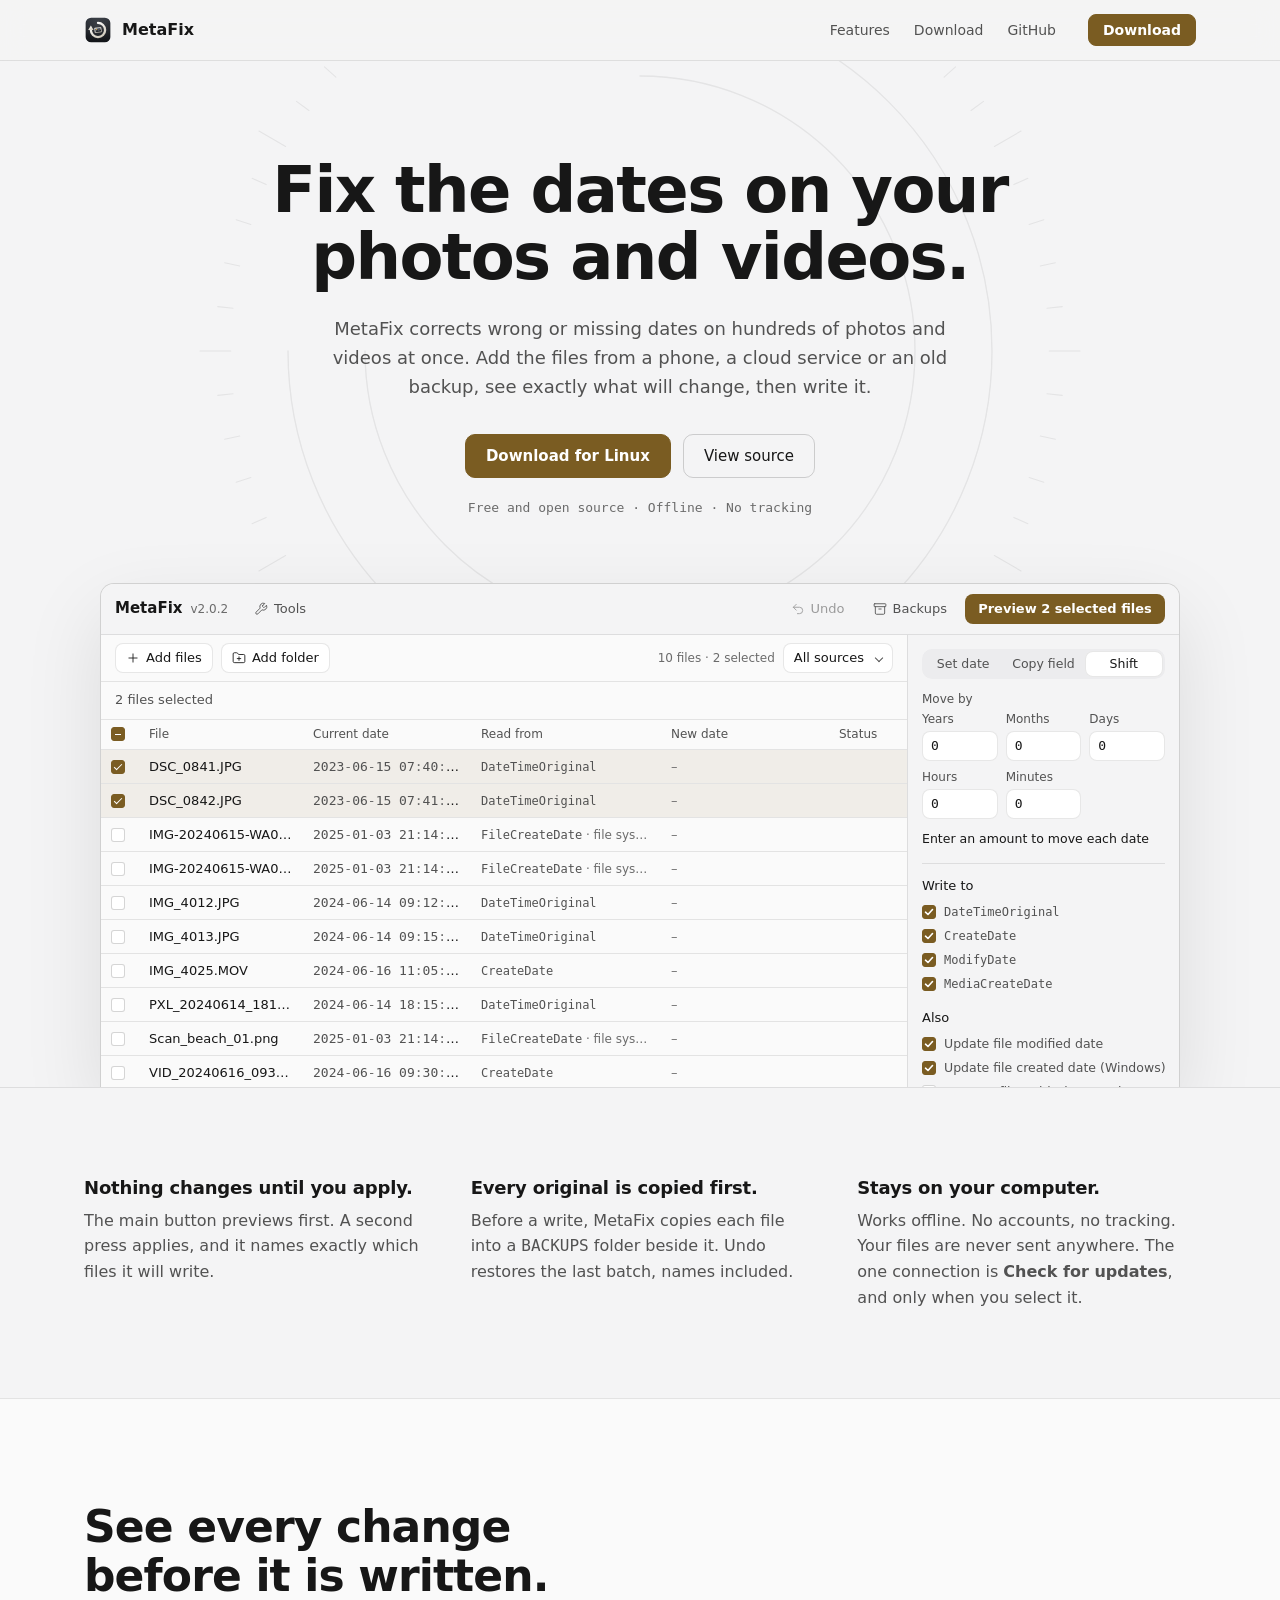
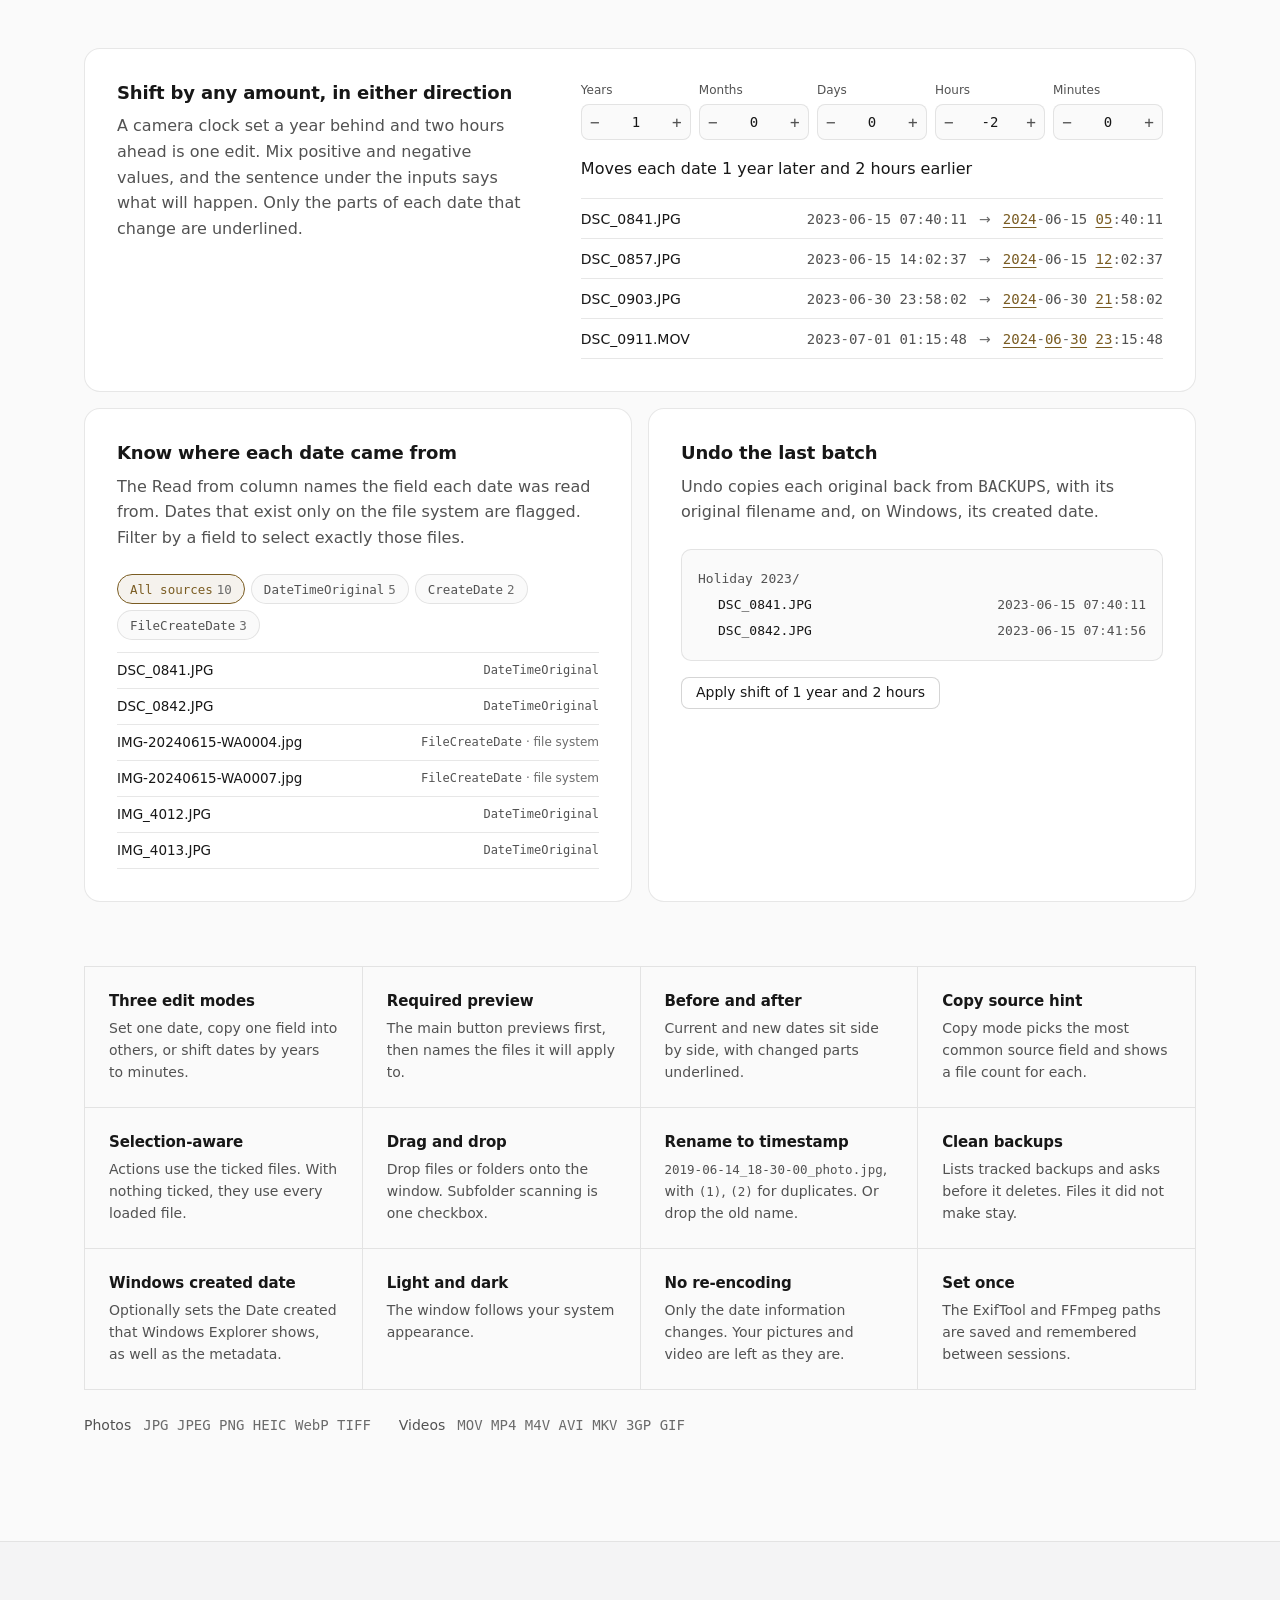
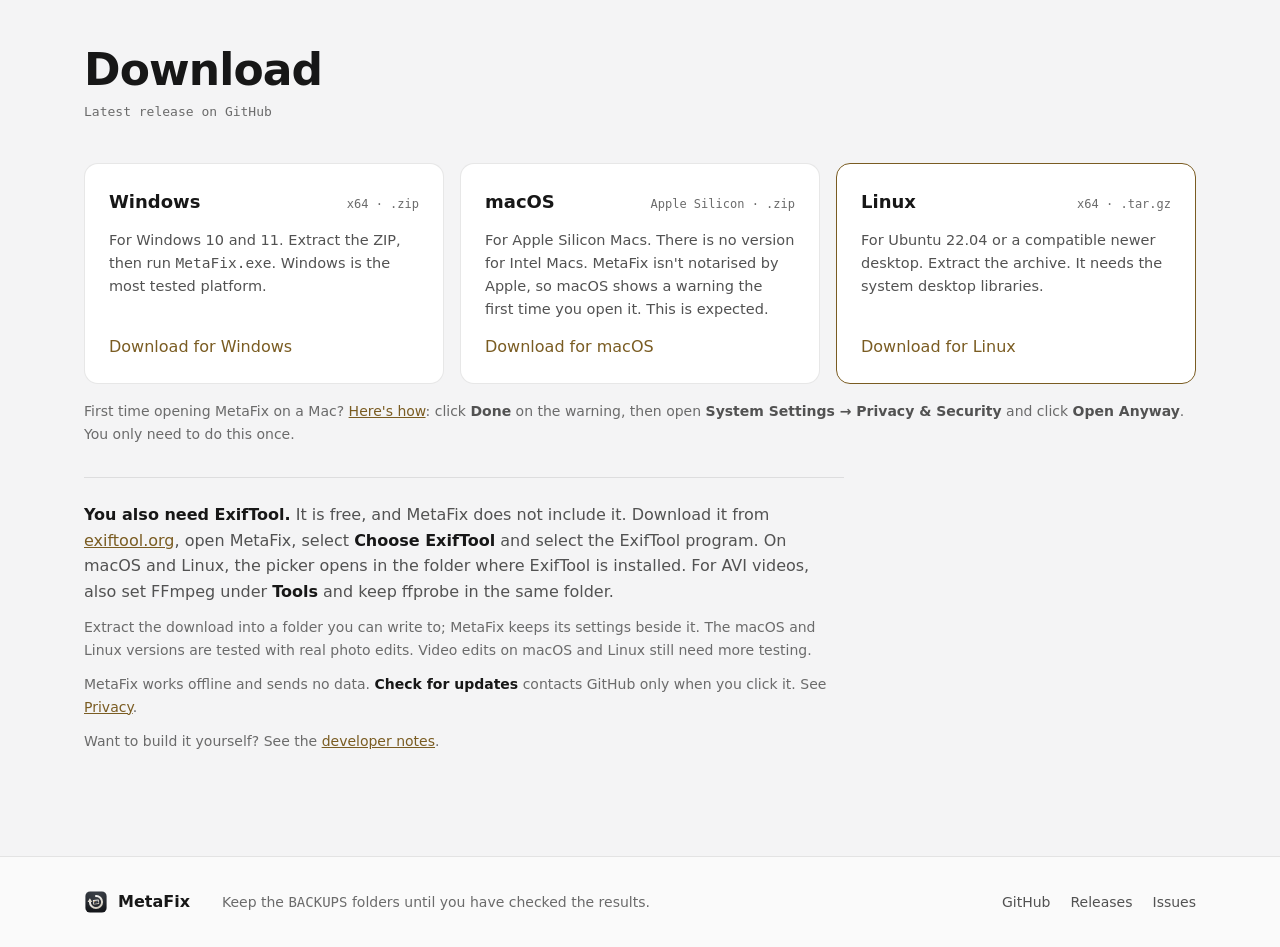
<file: docs/index.html>
<!-- MetaFix product page: one-page site served by GitHub Pages from docs/. -->
<!DOCTYPE html>
<html lang="en">
<head>
<meta charset="UTF-8">
<meta name="viewport" content="width=device-width, initial-scale=1">
<title>MetaFix · Fix the dates on your photos and videos</title>
<meta name="description" content="MetaFix is a free desktop app that corrects wrong or missing dates on hundreds of photos and videos at once. Preview every change, keep a backup of every original, and undo the last batch.">
<meta name="theme-color" content="#0f0f10" media="(prefers-color-scheme: dark)">
<meta name="theme-color" content="#f4f4f5" media="(prefers-color-scheme: light)">
<meta name="color-scheme" content="dark light">
<link rel="icon" href="assets/icon-small.svg" type="image/svg+xml">
<link rel="apple-touch-icon" href="apple-touch-icon.png">
<meta property="og:type" content="website">
<meta property="og:title" content="MetaFix · Fix the dates on your photos and videos">
<meta property="og:description" content="Repair date and time metadata on photos and videos in bulk. Preview first, back up every original, undo the last batch.">
<meta property="og:url" content="https://tariqmk.github.io/MetaFix/">
<meta property="og:image" content="https://tariqmk.github.io/MetaFix/social-card.png">
<meta property="og:image:width" content="1280">
<meta property="og:image:height" content="640">
<meta name="twitter:card" content="summary_large_image">
<meta name="twitter:title" content="MetaFix · Fix the dates on your photos and videos">
<meta name="twitter:description" content="Repair date and time metadata on photos and videos in bulk. Preview first, back up every original, undo the last batch.">
<meta name="twitter:image" content="https://tariqmk.github.io/MetaFix/social-card.png">
<link rel="stylesheet" href="style.css">
</head>
<body>

<header class="nav">
  <div class="wrap nav-in">
    <a class="logo" href="#top" aria-label="MetaFix home">
      <img src="assets/icon-small.svg" alt="" width="28" height="28">
      <span>MetaFix</span>
    </a>
    <nav class="nav-links" aria-label="Sections">
      <a href="#features">Features</a>
      <a href="#download">Download</a>
      <a href="https://github.com/TariqMK/MetaFix">GitHub</a>
    </nav>
    <a class="btn small primary" href="#download">Download</a>
  </div>
</header>

<main id="top">

  <!-- HERO -->
  <section class="hero">
    <svg class="motif" viewBox="0 0 1000 1000" aria-hidden="true">
      <g id="dial"></g>
      <path d="M500 180 A320 320 0 1 1 180 500" />
      <path d="M500 250 A250 250 0 1 1 250 500" />
    </svg>
    <div class="wrap hero-text">
      <h1>Fix the dates on your<br>photos and videos.</h1>
      <p class="lede">MetaFix corrects wrong or missing dates on hundreds of photos and videos at once. Add the files from a phone, a cloud service or an old backup, see exactly what will change, then write it.</p>
      <div class="actions">
        <a class="btn primary" id="heroDownload" href="https://github.com/TariqMK/MetaFix/releases/latest">Download MetaFix</a>
        <a class="btn ghost" href="https://github.com/TariqMK/MetaFix">View source</a>
      </div>
      <p class="meta mono" id="heroMeta">Free and open source · Offline · No tracking</p>
    </div>

    <div class="wrap">
      <div class="window" aria-label="Live preview of the MetaFix window" role="img">
        <div class="w-head">
          <span class="w-brand"><b>MetaFix</b><span class="w-ver" id="pvVer">v2.0.2</span></span>
          <span class="w-quiet w-tools"><svg class="i" viewBox="0 0 24 24"><path d="M14.7 6.3a1 1 0 0 0 0 1.4l1.6 1.6a1 1 0 0 0 1.4 0l3.77-3.77a6 6 0 0 1-7.94 7.94l-6.91 6.91a2.12 2.12 0 0 1-3-3l6.91-6.91a6 6 0 0 1 7.94-7.94l-3.76 3.76z"/></svg>Tools</span>
          <span class="grow"></span>
          <span class="w-quiet" id="pvUndo"><svg class="i" viewBox="0 0 24 24"><path d="M9 14 4 9l5-5"/><path d="M4 9h10.5a5.5 5.5 0 0 1 0 11H11"/></svg>Undo</span>
          <span class="w-quiet w-backups"><svg class="i" viewBox="0 0 24 24"><rect x="2" y="3" width="20" height="5" rx="1"/><path d="M4 8v11a2 2 0 0 0 2 2h12a2 2 0 0 0 2-2V8"/><path d="M10 12h4"/></svg>Backups</span>
          <span class="w-primary" id="pvCommit">Preview changes</span>
        </div>
        <div class="w-main">
          <div class="w-files">
            <div class="w-toolbar">
              <span class="w-btn"><svg class="i" viewBox="0 0 24 24"><path d="M5 12h14"/><path d="M12 5v14"/></svg>Add files</span>
              <span class="w-btn w-hide-s"><svg class="i" viewBox="0 0 24 24"><path d="M12 10v6"/><path d="M9 13h6"/><path d="M20 20a2 2 0 0 0 2-2V8a2 2 0 0 0-2-2h-7.9a2 2 0 0 1-1.69-.9L9.6 3.9A2 2 0 0 0 7.93 3H4a2 2 0 0 0-2 2v13a2 2 0 0 0 2 2Z"/></svg>Add folder</span>
              <span class="grow"></span>
              <span class="w-count" id="pvCount">12 files</span>
              <span class="w-select" id="pvFilter">All sources</span>
            </div>
            <div class="w-summary" id="pvSummary"><svg class="i ok" viewBox="0 0 24 24"><path d="M20 6 9 17l-5-5"/></svg><span id="pvStatus"></span></div>
            <table class="w-table">
              <thead><tr><th class="c-box"><span class="cb" id="pvAll"></span></th><th>File</th><th class="c-date">Current date</th><th class="c-src">Read from</th><th class="c-date">New date</th><th class="c-status">Status</th></tr></thead>
              <tbody id="pvRows"></tbody>
            </table>
          </div>
          <div class="w-side">
            <div class="w-tabs"><span data-m="manual">Set date</span><span data-m="copy">Copy field</span><span data-m="shift">Shift</span></div>
            <div class="w-panel" id="pvPanel"></div>
            <div class="w-sec">
              <div class="w-label">Write to</div>
              <div class="w-check on mono">DateTimeOriginal</div>
              <div class="w-check on mono">CreateDate</div>
              <div class="w-check on mono">ModifyDate</div>
              <div class="w-check on mono">MediaCreateDate</div>
            </div>
            <div class="w-sec">
              <div class="w-label">Also</div>
              <div class="w-check on">Update file modified date</div>
              <div class="w-check on">Update file created date (Windows)</div>
              <div class="w-check" id="pvRename">Rename files with the new date</div>
            </div>
          </div>
        </div>
      </div>
    </div>
  </section>

  <!-- PRINCIPLES -->
  <section class="wrap principles">
    <div>
      <h3>Nothing changes until you apply.</h3>
      <p>The main button previews first. A second press applies, and it names exactly which files it will write.</p>
    </div>
    <div>
      <h3>Every original is copied first.</h3>
      <p>Before a write, MetaFix copies each file into a <span class="mono">BACKUPS</span> folder beside it. Undo restores the last batch, names included.</p>
    </div>
    <div>
      <h3>Stays on your computer.</h3>
      <p>Works offline. No accounts, no tracking. Your files are never sent anywhere. The one connection is <b>Check for updates</b>, and only when you select it.</p>
    </div>
  </section>

  <!-- FEATURES -->
  <section class="features" id="features">
    <div class="wrap">
      <h2>See every change<br>before it is written.</h2>

      <div class="panel wide">
        <div class="panel-copy">
          <h3>Shift by any amount, in either direction</h3>
          <p>A camera clock set a year behind and two hours ahead is one edit. Mix positive and negative values, and the sentence under the inputs says what will happen. Only the parts of each date that change are underlined.</p>
        </div>
        <div class="shift-demo">
          <div class="shift-inputs" id="shiftInputs"></div>
          <p class="shift-say" id="shiftSay"></p>
          <div class="diff-list" id="diffList"></div>
        </div>
      </div>

      <div class="panel-row">
        <div class="panel">
          <div class="panel-copy">
            <h3>Know where each date came from</h3>
            <p>The Read from column names the field each date was read from. Dates that exist only on the file system are flagged. Filter by a field to select exactly those files.</p>
          </div>
          <div class="src-demo">
            <div class="chips" id="srcChips" role="group" aria-label="Filter by date source"></div>
            <div class="src-list" id="srcList"></div>
          </div>
        </div>
        <div class="panel">
          <div class="panel-copy">
            <h3>Undo the last batch</h3>
            <p>Undo copies each original back from <span class="mono">BACKUPS</span>, with its original filename and, on Windows, its created date.</p>
          </div>
          <div class="undo-demo">
            <div class="tree mono" id="tree"></div>
            <button class="btn small" id="undoToggle" type="button">Apply</button>
          </div>
        </div>
      </div>

      <div class="grid">
        <div><h4>Three edit modes</h4><p>Set one date, copy one field into others, or shift dates by years to minutes.</p></div>
        <div><h4>Required preview</h4><p>The main button previews first, then names the files it will apply to.</p></div>
        <div><h4>Before and after</h4><p>Current and new dates sit side by side, with changed parts underlined.</p></div>
        <div><h4>Copy source hint</h4><p>Copy mode picks the most common source field and shows a file count for each.</p></div>
        <div><h4>Selection-aware</h4><p>Actions use the ticked files. With nothing ticked, they use every loaded file.</p></div>
        <div><h4>Drag and drop</h4><p>Drop files or folders onto the window. Subfolder scanning is one checkbox.</p></div>
        <div><h4>Rename to timestamp</h4><p><span class="mono">2019-06-14_18-30-00_photo.jpg</span>, with <span class="mono">(1)</span>, <span class="mono">(2)</span> for duplicates. Or drop the old name.</p></div>
        <div><h4>Clean backups</h4><p>Lists tracked backups and asks before it deletes. Files it did not make stay.</p></div>
        <div><h4>Windows created date</h4><p>Optionally sets the Date created that Windows Explorer shows, as well as the metadata.</p></div>
        <div><h4>Light and dark</h4><p>The window follows your system appearance.</p></div>
        <div><h4>No re-encoding</h4><p>Only the date information changes. Your pictures and video are left as they are.</p></div>
        <div><h4>Set once</h4><p>The ExifTool and FFmpeg paths are saved and remembered between sessions.</p></div>
      </div>

      <p class="formats"><span>Photos</span> <span class="mono">JPG JPEG PNG HEIC WebP TIFF</span> <span>Videos</span> <span class="mono">MOV MP4 M4V AVI MKV 3GP GIF</span></p>
    </div>
  </section>

  <!-- DOWNLOAD -->
  <section class="download wrap" id="download">
    <h2>Download</h2>
    <p class="dl-meta mono" id="dlMeta">Latest release on GitHub</p>
    <div class="cards">
      <a class="card" data-os="windows" href="https://github.com/TariqMK/MetaFix/releases/latest">
        <span class="card-top"><b>Windows</b><span class="mono" data-size>x64 · .zip</span></span>
        <span class="card-body">For Windows 10 and 11. Extract the ZIP, then run <span class="mono">MetaFix.exe</span>. Windows is the most tested platform.</span>
        <span class="card-go">Download for Windows</span>
      </a>
      <a class="card" data-os="macos" href="https://github.com/TariqMK/MetaFix/releases/latest">
        <span class="card-top"><b>macOS</b><span class="mono" data-size>Apple Silicon · .zip</span></span>
        <span class="card-body">For Apple Silicon Macs. There is no version for Intel Macs. MetaFix isn't notarised by Apple, so macOS shows a warning the first time you open it. This is expected.</span>
        <span class="card-go">Download for macOS</span>
      </a>
      <a class="card" data-os="linux" href="https://github.com/TariqMK/MetaFix/releases/latest">
        <span class="card-top"><b>Linux</b><span class="mono" data-size>x64 · .tar.gz</span></span>
        <span class="card-body">For Ubuntu 22.04 or a compatible newer desktop. Extract the archive. It needs the system desktop libraries.</span>
        <span class="card-go">Download for Linux</span>
      </a>
    </div>
    <p class="fine mac-help">First time opening MetaFix on a Mac? <a href="https://github.com/TariqMK/MetaFix#opening-on-macos">Here's how</a>: click <b>Done</b> on the warning, then open <b>System Settings → Privacy &amp; Security</b> and click <b>Open Anyway</b>. You only need to do this once.</p>
    <div class="needs">
      <p><b>You also need ExifTool.</b> It is free, and MetaFix does not include it. Download it from <a href="https://exiftool.org/">exiftool.org</a>, open MetaFix, select <b>Choose ExifTool</b> and select the ExifTool program. On macOS and Linux, the picker opens in the folder where ExifTool is installed. For AVI videos, also set FFmpeg under <b>Tools</b> and keep ffprobe in the same folder.</p>
      <p class="fine">Extract the download into a folder you can write to; MetaFix keeps its settings beside it. The macOS and Linux versions are tested with real photo edits. Video edits on macOS and Linux still need more testing.</p>
      <p class="fine">MetaFix works offline and sends no data. <b>Check for updates</b> contacts GitHub only when you click it. See <a href="https://github.com/TariqMK/MetaFix#privacy">Privacy</a>.</p>
      <p class="fine">Want to build it yourself? See the <a href="https://github.com/TariqMK/MetaFix#for-developers">developer notes</a>.</p>
    </div>
  </section>
</main>

<footer class="foot">
  <div class="wrap foot-in">
    <a class="logo" href="#top" aria-label="MetaFix home">
      <img src="assets/icon-small.svg" alt="" width="24" height="24">
      <span>MetaFix</span>
    </a>
    <p>Keep the <span class="mono">BACKUPS</span> folders until you have checked the results.</p>
    <nav aria-label="Project links">
      <a href="https://github.com/TariqMK/MetaFix">GitHub</a>
      <a href="https://github.com/TariqMK/MetaFix/releases">Releases</a>
      <a href="https://github.com/TariqMK/MetaFix/issues">Issues</a>
    </nav>
  </div>
</footer>

<script src="app.js"></script>
</body>
</html>
</file>
<file: docs/style.css>
/* MetaFix product page styles, using the app's own dark and light colour tokens. */

:root {
  --page:     #0f0f10;
  --bg:       #141415;
  --card:     #19191b;
  --raised:   #232325;
  --line:     rgba(237,237,237,0.09);
  --line2:    rgba(237,237,237,0.16);
  --text:     #ededed;
  --text2:    #a1a1a6;
  --text3:    #85858b;
  --gold:     #c9a96e;
  --gold-ink: #d6b87f;
  --gold-wash: rgba(201,169,110,0.09);
  --on-gold:  #141415;
  --green:    #4cc38a;
  --motif:    rgba(237,237,237,0.06);
  --mono: 'Cascadia Mono', Consolas, 'SF Mono', Menlo, 'DejaVu Sans Mono', ui-monospace, monospace;
  --sans: 'Segoe UI Variable Text', 'Segoe UI', -apple-system, BlinkMacSystemFont, Cantarell, 'Noto Sans', system-ui, sans-serif;
  --ease: cubic-bezier(0.22, 1, 0.36, 1);
}
@media (prefers-color-scheme: light) {
  :root {
    --page:     #f4f4f5;
    --bg:       #fafafa;
    --card:     #ffffff;
    --raised:   #ececee;
    --line:     rgba(23,23,23,0.1);
    --line2:    rgba(23,23,23,0.18);
    --text:     #171717;
    --text2:    #525252;
    --text3:    #6b6b6b;
    --gold:     #7a5c22;
    --gold-ink: #7a5c22;
    --gold-wash: rgba(122,92,34,0.08);
    --on-gold:  #ffffff;
    --green:    #15803d;
    --motif:    rgba(23,23,23,0.07);
  }
}

*, *::before, *::after { box-sizing: border-box; margin: 0; padding: 0; }
html { scroll-behavior: smooth; scroll-padding-top: 72px; }
@media (prefers-reduced-motion: reduce) { html { scroll-behavior: auto; } }
body {
  background: var(--page);
  color: var(--text);
  font-family: var(--sans);
  font-size: 16px;
  line-height: 1.6;
  -webkit-font-smoothing: antialiased;
  overflow-x: hidden;
}
a { color: inherit; }
img { display: block; }
.mono { font-family: var(--mono); font-variant-numeric: tabular-nums; }
.grow { flex: 1 1 auto; }
.wrap { width: 100%; max-width: 1160px; margin: 0 auto; padding: 0 24px; }
svg.i { width: 14px; height: 14px; flex: none; fill: none; stroke: currentColor; stroke-width: 1.5; stroke-linecap: round; stroke-linejoin: round; }

h1, h2, h3, h4 { font-weight: 600; letter-spacing: -0.01em; }
h1 { font-size: clamp(36px, 6vw, 64px); line-height: 1.05; letter-spacing: -0.025em; }
h2 { font-size: clamp(28px, 4vw, 44px); line-height: 1.1; letter-spacing: -0.02em; }
h3 { font-size: 18px; line-height: 1.35; }
h4 { font-size: 15px; line-height: 1.4; }

/* Buttons */
.btn {
  display: inline-flex; align-items: center; justify-content: center;
  height: 44px; padding: 0 20px;
  font: inherit; font-size: 15px; font-weight: 500; text-decoration: none;
  color: var(--text); background: var(--card);
  border: 1px solid var(--line2); border-radius: 10px;
  cursor: pointer; white-space: nowrap;
  transition: background-color 140ms var(--ease), filter 140ms var(--ease);
}
.btn:hover { background: var(--raised); }
.btn:active { transform: scale(0.98); }
.btn.primary { background: var(--gold); border-color: var(--gold); color: var(--on-gold); font-weight: 600; }
.btn.primary:hover { filter: brightness(1.08); }
.btn.ghost { background: transparent; }
.btn.small { height: 32px; padding: 0 14px; font-size: 14px; border-radius: 8px; }
a:focus-visible, button:focus-visible, input:focus-visible { outline: 2px solid var(--gold); outline-offset: 2px; }

/* Navigation */
.nav {
  position: sticky; top: 0; z-index: 50;
  background: color-mix(in srgb, var(--page) 82%, transparent);
  -webkit-backdrop-filter: saturate(1.4) blur(14px);
  backdrop-filter: saturate(1.4) blur(14px);
  border-bottom: 1px solid var(--line);
}
.nav-in { display: flex; align-items: center; gap: 32px; height: 60px; }
.logo { display: inline-flex; align-items: center; gap: 10px; font-weight: 600; text-decoration: none; }
.nav-links { display: flex; gap: 24px; margin-left: auto; }
.nav-links a { color: var(--text2); text-decoration: none; font-size: 14px; }
.nav-links a:hover { color: var(--text); }

/* Hero */
.hero { position: relative; padding-top: 96px; overflow: hidden; border-bottom: 1px solid var(--line); }
.motif {
  position: absolute; top: -260px; left: 50%; width: 1100px; height: 1100px;
  transform: translateX(-50%); pointer-events: none;
  fill: none; stroke: var(--motif); stroke-width: 1.2; stroke-linecap: round;
}
.motif #dial line { stroke-width: 1; }
.hero-text { position: relative; text-align: center; }
.lede { max-width: 640px; margin: 24px auto 0; font-size: 18px; color: var(--text2); }
.actions { display: flex; flex-wrap: wrap; justify-content: center; gap: 12px; margin-top: 32px; }
.meta { margin-top: 20px; font-size: 13px; color: var(--text3); }

/* App window */
.window {
  position: relative;
  margin: 64px auto 0; max-width: 1080px;
  background: var(--bg);
  border: 1px solid var(--line2); border-bottom: 0;
  border-radius: 14px 14px 0 0;
  overflow: hidden;
  font-size: 13px; line-height: 20px;
  box-shadow: 0 -1px 0 var(--line), 0 30px 80px rgba(0,0,0,0.35);
  user-select: none;
}
.w-head { display: flex; align-items: center; gap: 8px; padding: 10px 14px; background: var(--page); border-bottom: 1px solid var(--line); }
.w-brand { display: flex; align-items: baseline; gap: 8px; margin-right: 8px; }
.w-brand b { font-size: 15px; font-weight: 600; }
.w-ver { font-size: 12px; color: var(--text3); }
.w-quiet { display: inline-flex; align-items: center; gap: 6px; height: 30px; padding: 0 10px; color: var(--text2); border-radius: 8px; }
.w-quiet.off { color: var(--text3); opacity: 0.65; }
.w-primary {
  display: inline-flex; align-items: center; justify-content: center;
  min-width: 200px; height: 30px; padding: 0 12px; border-radius: 8px;
  font-weight: 600; background: var(--gold); color: var(--on-gold);
  transition: background-color 200ms var(--ease), color 200ms var(--ease);
}
.w-primary.off { background: var(--raised); color: var(--text2); font-weight: 500; }
.w-main { display: flex; height: 452px; }
.w-files { flex: 1; min-width: 0; display: flex; flex-direction: column; }
.w-toolbar { display: flex; align-items: center; gap: 8px; padding: 8px 14px; border-bottom: 1px solid var(--line); }
.w-btn { display: inline-flex; align-items: center; gap: 6px; height: 30px; padding: 0 10px; border: 1px solid var(--line); border-radius: 8px; background: var(--card); }
.w-count { font-size: 12px; color: var(--text3); white-space: nowrap; }
.w-select { height: 30px; padding: 0 28px 0 10px; line-height: 28px; border: 1px solid var(--line); border-radius: 8px; background: var(--card); position: relative; white-space: nowrap; }
.w-select::after { content: ""; position: absolute; right: 10px; top: 11px; width: 6px; height: 6px; border-right: 1.5px solid var(--text2); border-bottom: 1.5px solid var(--text2); transform: rotate(45deg); }
.w-select.on { border-color: var(--gold); }
.w-summary { display: flex; align-items: center; gap: 8px; min-height: 38px; padding: 8px 14px; color: var(--text2); border-bottom: 1px solid var(--line); }
.w-summary .ok { display: none; color: var(--green); }
.w-summary.done .ok { display: block; }
.w-table { width: 100%; border-collapse: collapse; table-layout: fixed; }
.w-table th { height: 30px; padding: 0 10px; text-align: left; font-size: 12px; font-weight: 500; color: var(--text2); border-bottom: 1px solid var(--line); white-space: nowrap; }
.w-table td { height: 34px; padding: 0 10px; border-bottom: 1px solid var(--line); white-space: nowrap; overflow: hidden; text-overflow: ellipsis; }
.w-table tr.sel { background: var(--gold-wash); }
.c-box { width: 38px; }
.c-date { width: 168px; }
.c-src { width: 190px; }
.c-status { width: 78px; }
.cb { display: block; width: 14px; height: 14px; border: 1px solid var(--line2); border-radius: 3px; background: var(--card); position: relative; }
.cb.on, .cb.part { background: var(--gold); border-color: var(--gold); }
.cb.on::after { content: ""; position: absolute; left: 4px; top: 1px; width: 4px; height: 8px; border: solid var(--on-gold); border-width: 0 1.5px 1.5px 0; transform: rotate(45deg); }
.cb.part::after { content: ""; position: absolute; left: 3px; right: 3px; top: 5.5px; height: 1.5px; background: var(--on-gold); }
.d { font-family: var(--mono); font-variant-numeric: tabular-nums; color: var(--text2); white-space: pre; }
.d .p { color: var(--text3); }
.ch, .d .ch { color: var(--gold-ink); font-weight: 500; text-decoration: underline; text-decoration-thickness: 1px; text-underline-offset: 3px; }
.src { font-size: 12px; color: var(--text3); }
.src b { font-family: var(--mono); font-weight: 400; color: var(--text2); }
.st-ok { color: var(--green); font-size: 12px; display: inline-flex; align-items: center; gap: 4px; }
.dash { color: var(--text3); }
.w-side { width: 272px; flex: none; padding: 14px; background: var(--page); border-left: 1px solid var(--line); overflow: hidden; }
.w-tabs { display: flex; gap: 2px; padding: 2px; border-radius: 10px; background: var(--raised); }
.w-tabs span { flex: 1; text-align: center; height: 26px; line-height: 26px; border-radius: 8px; color: var(--text2); font-size: 12.5px; white-space: nowrap; }
.w-tabs span.on { background: var(--card); color: var(--text); font-weight: 500; box-shadow: inset 0 0 0 1px var(--line); }
.w-panel { min-height: 150px; padding: 12px 0 14px; border-bottom: 1px solid var(--line); }
.w-fl { display: block; font-size: 12px; line-height: 16px; color: var(--text2); margin-bottom: 4px; }
.w-in { height: 30px; padding: 0 8px; line-height: 28px; border: 1px solid var(--line); border-radius: 8px; background: var(--card); font-family: var(--mono); white-space: nowrap; overflow: hidden; }
.w-in.typing { border-color: var(--gold); }
.w-sg { display: grid; grid-template-columns: repeat(3, minmax(0, 1fr)); gap: 8px; }
.w-say { margin-top: 10px; font-weight: 500; font-size: 12.5px; }
.w-sec { padding-top: 12px; }
.w-label { font-weight: 500; margin-bottom: 4px; }
.w-check { display: flex; align-items: center; gap: 8px; min-height: 24px; color: var(--text2); font-size: 12.5px; white-space: nowrap; }
.w-check::before { content: ""; width: 14px; height: 14px; flex: none; border: 1px solid var(--line2); border-radius: 3px; background: var(--card); }
.w-check.on::before { background: var(--gold) url("data:image/svg+xml,%3Csvg xmlns='http://www.w3.org/2000/svg' viewBox='0 0 14 14'%3E%3Cpath d='M3.5 7.2 6 9.5l4.5-5' fill='none' stroke='%23141415' stroke-width='1.6' stroke-linecap='round' stroke-linejoin='round'/%3E%3C/svg%3E") center/14px no-repeat; border-color: var(--gold); }
.w-check.mono { font-size: 12px; }
@media (prefers-color-scheme: light) {
  .w-check.on::before { background-image: url("data:image/svg+xml,%3Csvg xmlns='http://www.w3.org/2000/svg' viewBox='0 0 14 14'%3E%3Cpath d='M3.5 7.2 6 9.5l4.5-5' fill='none' stroke='%23ffffff' stroke-width='1.6' stroke-linecap='round' stroke-linejoin='round'/%3E%3C/svg%3E"); }
  .window { box-shadow: 0 30px 80px rgba(0,0,0,0.1); }
}
.fade { animation: fade 360ms var(--ease); }
@keyframes fade { from { opacity: 0.2; } to { opacity: 1; } }

/* Principles */
.principles { display: grid; grid-template-columns: repeat(3, minmax(0, 1fr)); gap: 48px; padding-top: 88px; padding-bottom: 88px; }
.principles p { margin-top: 8px; color: var(--text2); }

/* Features */
.features { padding: 104px 0; background: var(--bg); border-top: 1px solid var(--line); border-bottom: 1px solid var(--line); }
.features h2 { margin-bottom: 48px; }
.panel { background: var(--card); border: 1px solid var(--line); border-radius: 16px; padding: 32px; min-width: 0; }
.panel-copy p { margin-top: 8px; color: var(--text2); max-width: 520px; }
.panel.wide { display: grid; grid-template-columns: minmax(0, 5fr) minmax(0, 7fr); gap: 48px; align-items: start; }
.panel-row { display: grid; grid-template-columns: repeat(2, minmax(0, 1fr)); gap: 16px; margin-top: 16px; }
.panel-row .panel { display: flex; flex-direction: column; gap: 24px; }

.shift-inputs { display: grid; grid-template-columns: repeat(5, minmax(0, 1fr)); gap: 8px; }
.shift-inputs label { display: block; font-size: 12px; color: var(--text2); margin-bottom: 4px; }
.stepper { display: flex; align-items: center; height: 36px; border: 1px solid var(--line); border-radius: 8px; background: var(--bg); overflow: hidden; }
.stepper input { width: 100%; min-width: 0; height: 100%; padding: 0 4px; text-align: center; font: 14px var(--mono); color: var(--text); background: transparent; border: 0; -moz-appearance: textfield; appearance: textfield; }
.stepper input::-webkit-inner-spin-button, .stepper input::-webkit-outer-spin-button { -webkit-appearance: none; margin: 0; }
.stepper button { flex: none; width: 26px; height: 100%; font: 16px var(--mono); color: var(--text2); background: none; border: 0; cursor: pointer; }
.stepper button:hover { color: var(--text); background: var(--raised); }
.shift-say { margin: 16px 0; font-weight: 500; min-height: 26px; }
.diff-list { border-top: 1px solid var(--line); }
.diff-row { display: grid; grid-template-columns: minmax(0, 1fr) auto auto auto; align-items: center; gap: 12px; height: 40px; border-bottom: 1px solid var(--line); font-size: 14px; }
.diff-row .name { overflow: hidden; text-overflow: ellipsis; white-space: nowrap; }
.diff-row .arrow { color: var(--text3); }

.chips { display: flex; flex-wrap: wrap; gap: 6px; }
.chip { height: 30px; padding: 0 12px; font: 12.5px var(--mono); color: var(--text2); background: var(--bg); border: 1px solid var(--line); border-radius: 999px; cursor: pointer; }
.chip:hover { color: var(--text); }
.chip[aria-pressed="true"] { color: var(--gold-ink); border-color: var(--gold); background: var(--gold-wash); }
.chip .n { color: var(--text3); margin-left: 4px; }
.src-list { margin-top: 12px; border-top: 1px solid var(--line); }
.src-row { display: grid; grid-template-columns: minmax(0, 1fr) auto; gap: 12px; align-items: center; height: 36px; border-bottom: 1px solid var(--line); font-size: 13.5px; }
.src-row .name { overflow: hidden; text-overflow: ellipsis; white-space: nowrap; }
.src-row .src { white-space: nowrap; }

.undo-demo { display: flex; flex-direction: column; gap: 16px; align-items: flex-start; }
.tree { width: 100%; padding: 16px; font-size: 13px; line-height: 26px; background: var(--bg); border: 1px solid var(--line); border-radius: 10px; }
.tree div { display: flex; justify-content: space-between; gap: 12px; white-space: nowrap; overflow: hidden; }
.tree .in1 { padding-left: 20px; }
.tree .in2 { padding-left: 40px; }
.tree .dir { color: var(--text2); }
.tree .note { color: var(--text3); overflow: hidden; text-overflow: ellipsis; }
.tree .new { animation: fade 360ms var(--ease); }

.grid { display: grid; grid-template-columns: repeat(4, minmax(0, 1fr)); margin-top: 64px; border-top: 1px solid var(--line); border-left: 1px solid var(--line); }
.grid > div { padding: 24px; border-right: 1px solid var(--line); border-bottom: 1px solid var(--line); min-width: 0; }
.grid p { margin-top: 6px; font-size: 14px; line-height: 1.55; color: var(--text2); }
.grid .mono { font-size: 12.5px; overflow-wrap: anywhere; }
.formats { margin-top: 24px; font-size: 14px; color: var(--text2); display: flex; flex-wrap: wrap; gap: 6px 12px; }
.formats .mono { color: var(--text3); margin-right: 16px; }

/* Download */
.download { padding-top: 104px; padding-bottom: 104px; }
.dl-meta { margin-top: 8px; color: var(--text3); font-size: 13px; }
.cards { display: grid; grid-template-columns: repeat(3, minmax(0, 1fr)); gap: 16px; margin-top: 40px; }
.card { display: flex; flex-direction: column; gap: 12px; padding: 24px; min-width: 0; text-decoration: none; background: var(--card); border: 1px solid var(--line); border-radius: 14px; transition: border-color 140ms var(--ease), background-color 140ms var(--ease); }
.card:hover { background: var(--raised); }
.card.mine { border-color: var(--gold); }
.card-top { display: flex; justify-content: space-between; align-items: baseline; gap: 12px; }
.card-top b { font-size: 18px; }
.card-top .mono { font-size: 12px; color: var(--text3); white-space: nowrap; }
.card-body { color: var(--text2); font-size: 14.5px; flex: 1; }
.card-go { font-weight: 500; color: var(--gold-ink); }
.needs { margin-top: 32px; padding-top: 24px; border-top: 1px solid var(--line); max-width: 760px; color: var(--text2); }
.needs b { color: var(--text); font-weight: 600; }
.needs a { color: var(--gold-ink); }
.fine { margin-top: 12px; font-size: 14px; color: var(--text3); }
.mac-help { margin-top: 16px; }
.mac-help a { color: var(--gold-ink); }
.mac-help b { color: var(--text2); font-weight: 600; }

/* Footer */
.foot { border-top: 1px solid var(--line); background: var(--bg); }
.foot-in { display: flex; align-items: center; gap: 32px; padding-top: 32px; padding-bottom: 32px; }
.foot p { flex: 1; color: var(--text3); font-size: 14px; }
.foot nav { display: flex; gap: 20px; }
.foot nav a { color: var(--text2); text-decoration: none; font-size: 14px; }
.foot nav a:hover { color: var(--text); }

@media (max-width: 1120px) {
  .w-side { width: 236px; }
  .c-date { width: 172px; }
  .c-src { width: 140px; }
  .c-status, .w-table td:nth-child(6) { display: none; }
  .src b + * { display: none; }
}

/* Tablet */
@media (max-width: 960px) {
  .w-side { display: none; }
  .panel.wide { grid-template-columns: minmax(0, 1fr); gap: 28px; }
  .grid { grid-template-columns: repeat(2, minmax(0, 1fr)); }
  .principles { gap: 32px; }
}

/* Phone */
@media (max-width: 720px) {
  .wrap { padding: 0 16px; }
  .nav-links { display: none; }
  .nav-in { justify-content: space-between; }
  .hero { padding-top: 64px; }
  .lede { font-size: 16px; }
  .actions .btn { flex: 1 1 160px; }
  .window { margin-top: 48px; }
  .w-main { height: 400px; }
  .w-head .w-tools, .w-head .w-backups, .w-hide-s, .w-count, .c-src, .c-status, .w-table td:nth-child(4), .w-table td:nth-child(6), .c-box, .w-table td:first-child { display: none; }
  .w-primary { min-width: 0; font-size: 12px; white-space: nowrap; }
  #pvUndo { display: none; }
  .w-table th:nth-child(3) { width: 88px; }
  .w-table th:nth-child(5) { width: 150px; }
  .w-table th, .w-table td { padding: 0 8px; }
  .d { font-size: 11px; }
  .w-table td:nth-child(3) .d .tm { display: none; }
  .principles { grid-template-columns: minmax(0, 1fr); padding-top: 64px; padding-bottom: 64px; }
  .features { padding: 72px 0; }
  .panel { padding: 20px; }
  .panel-row { grid-template-columns: minmax(0, 1fr); }
  .shift-inputs { grid-template-columns: repeat(3, minmax(0, 1fr)); }
  .diff-row { grid-template-columns: minmax(0, 1fr) auto; height: auto; padding: 8px 0; gap: 2px 12px; font-size: 12.5px; }
  .diff-row .name { grid-column: 1 / -1; }
  .diff-row .arrow { display: none; }
  .diff-row .old { color: var(--text3); }
  .grid { grid-template-columns: minmax(0, 1fr); margin-top: 48px; }
  .cards { grid-template-columns: minmax(0, 1fr); }
  .download { padding-top: 72px; padding-bottom: 72px; }
  .foot-in { flex-direction: column; align-items: flex-start; gap: 16px; }
}
</file>
